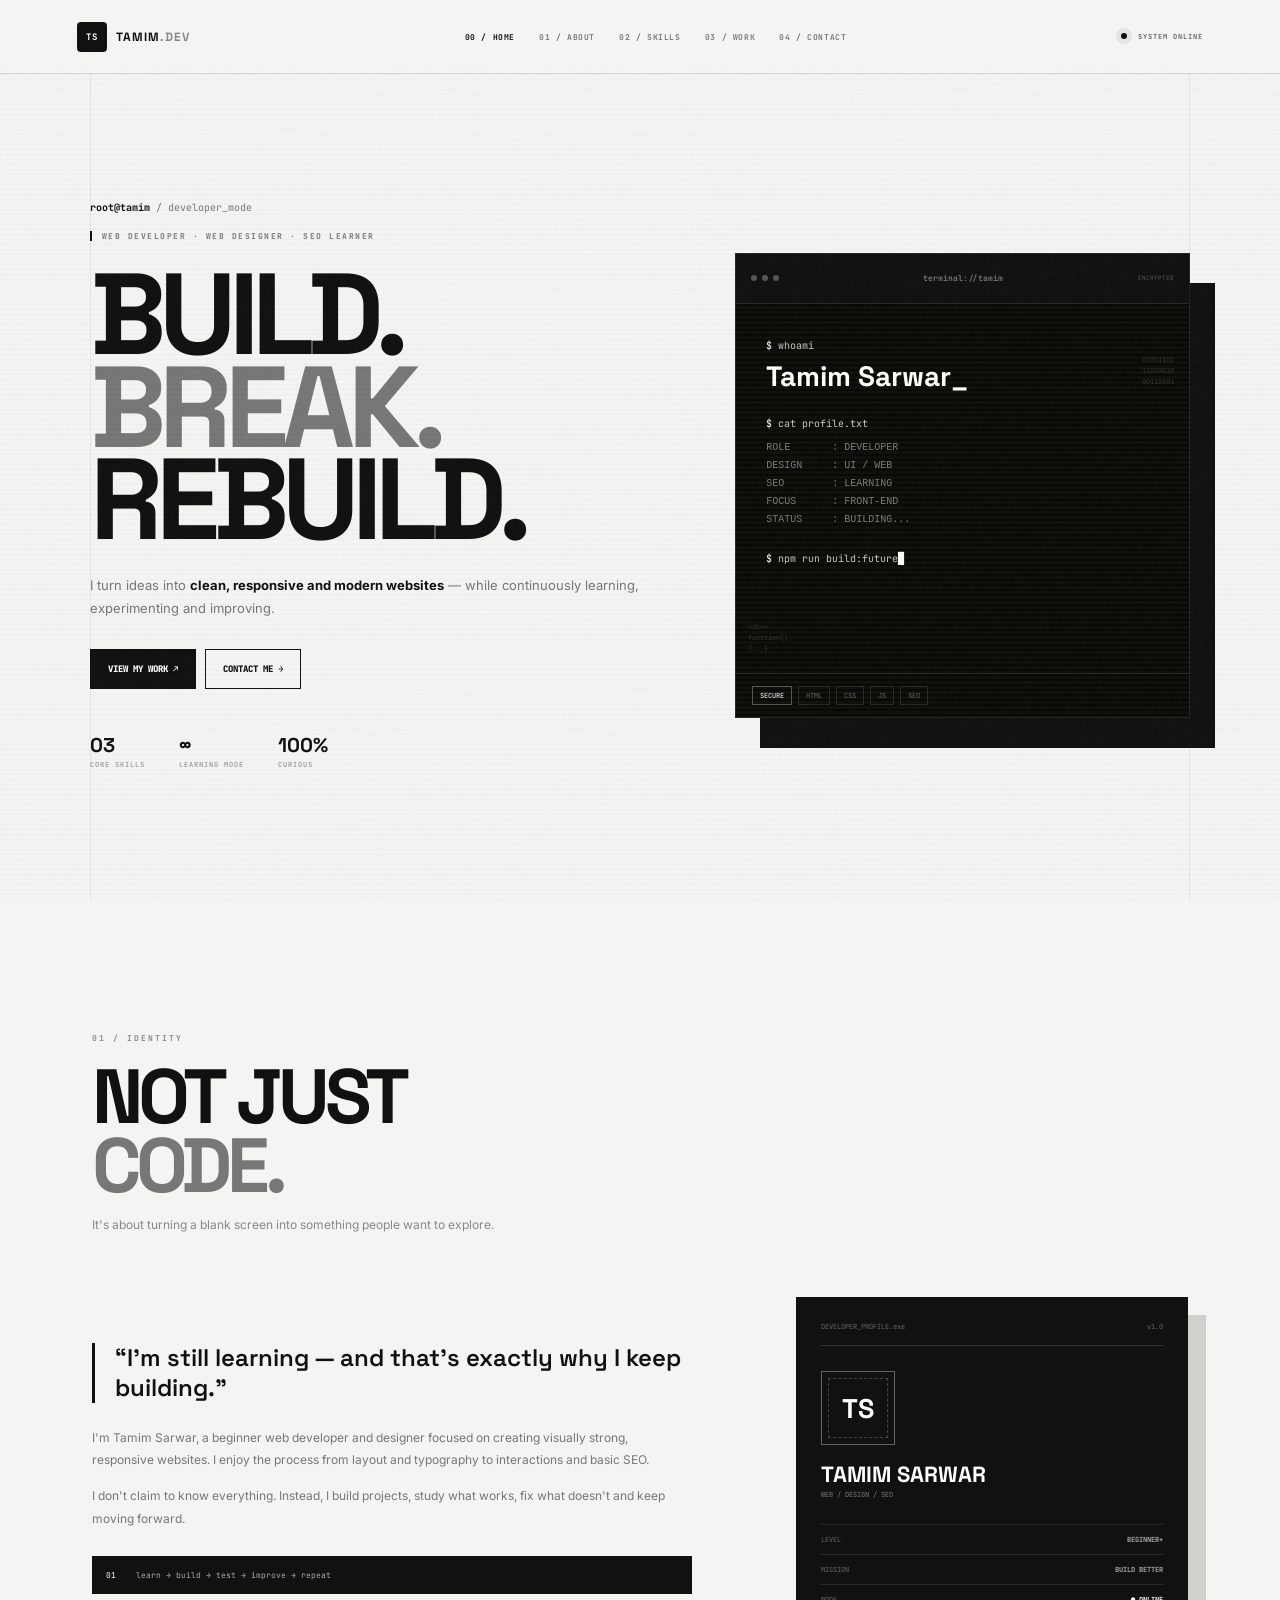
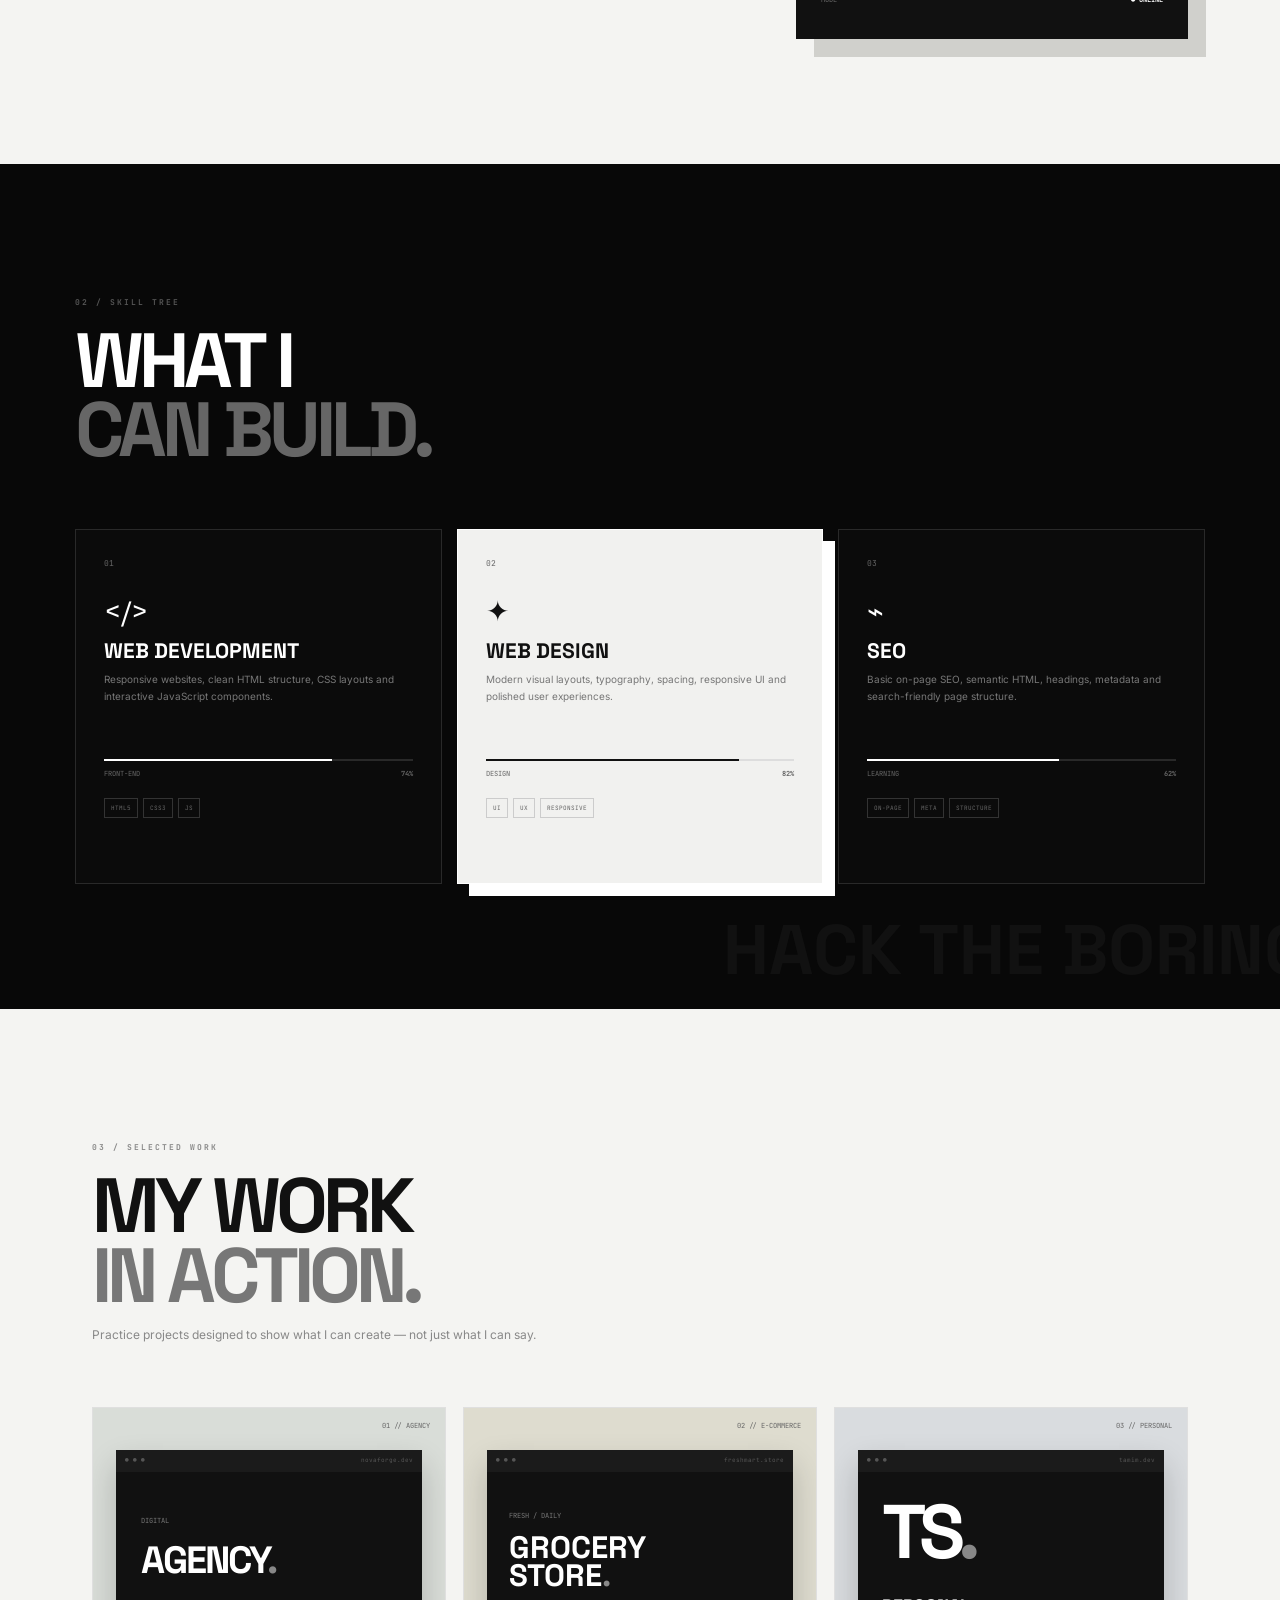
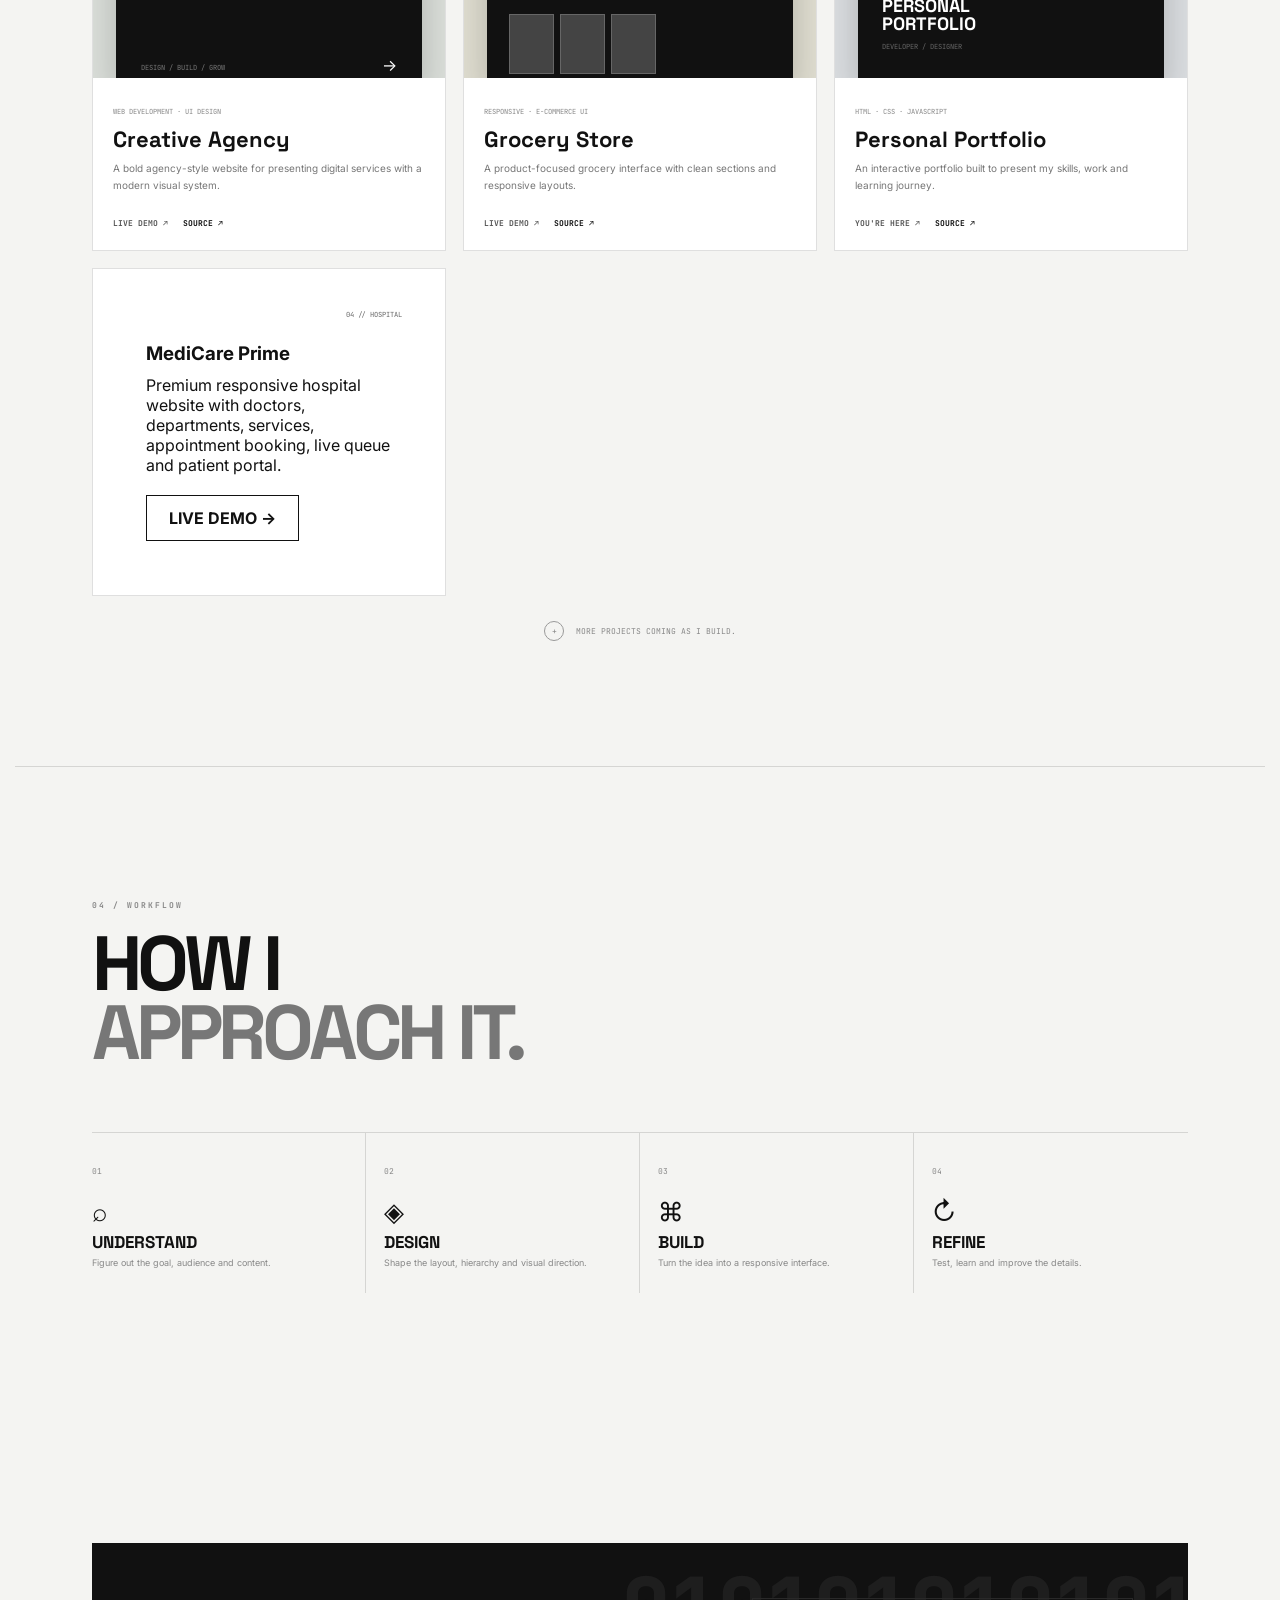
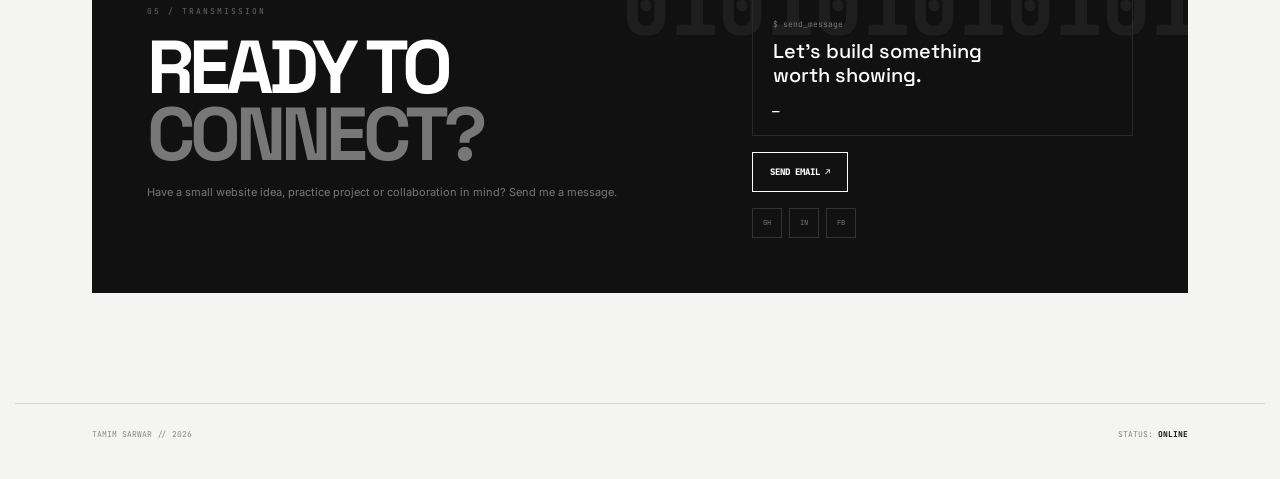
<file: index.html>
<!doctype html>
<html lang="en">
<head>
<meta charset="utf-8"><meta name="viewport" content="width=device-width,initial-scale=1">
<meta name="description" content="Tamim Sarwar — Web Developer, Web Designer & SEO Learner">
<title>Tamim Sarwar // Developer</title>
<link href="https://fonts.googleapis.com/css2?family=Inter:wght@400;500;600;700;800&family=JetBrains+Mono:wght@400;500;700&family=Space+Grotesk:wght@500;600;700&display=swap" rel="stylesheet">
<link rel="stylesheet" href="style.css">
</head>
<body>
<div id="loader"><div class="loader-inner"><div><span>root@tamim</span>:~$ ./portfolio.sh</div><div class="loader-progress"><i></i></div><small>ACCESSING DEVELOPER PROFILE...</small></div></div>
<canvas id="matrix"></canvas><div class="noise"></div><div class="scan"></div>
<header>
<a href="#home" class="brand"><span class="brand-box">TS</span><span>TAMIM<span class="dim">.DEV</span></span></a>
<button class="menu">☰</button>
<nav><a class="active" href="#home">00 / HOME</a><a href="#about">01 / ABOUT</a><a href="#skills">02 / SKILLS</a><a href="#projects">03 / WORK</a><a href="#contact">04 / CONTACT</a></nav>
<div class="live"><i></i> SYSTEM ONLINE</div>
</header>

<main>
<section id="home" class="hero">
<div class="hero-left reveal">
<div class="eyebrow"><span>root@tamim</span> / developer_mode</div>
<div class="tag">WEB DEVELOPER · WEB DESIGNER · SEO LEARNER</div>
<h1>BUILD.<br><span>BREAK.</span><br>REBUILD.</h1>
<p class="lead">I turn ideas into <b>clean, responsive and modern websites</b> — while continuously learning, experimenting and improving.</p>
<div class="hero-buttons"><a href="#projects" class="btn white">VIEW MY WORK <b>↗</b></a><a href="#contact" class="btn dark">CONTACT ME <b>→</b></a></div>
<div class="mini-stats"><div><strong>03</strong><span>CORE SKILLS</span></div><div><strong>∞</strong><span>LEARNING MODE</span></div><div><strong>100%</strong><span>CURIOUS</span></div></div>
</div>

<aside class="hacker-panel reveal delay">
<div class="panel-glitch">ACCESS_GRANTED</div>
<div class="panel-head"><span><i></i><i></i><i></i></span><b>terminal://tamim</b><em>ENCRYPTED</em></div>
<div class="terminal">
<div><span class="p">$</span> whoami</div><h2>Tamim Sarwar<span>_</span></h2>
<div><span class="p">$</span> cat profile.txt</div>
<pre>ROLE       : DEVELOPER
DESIGN     : UI / WEB
SEO        : LEARNING
FOCUS      : FRONT-END
STATUS     : BUILDING...</pre>
<div><span class="p">$</span> <span id="cmd"></span><span class="blink">█</span></div>
</div>
<div class="panel-foot"><span>SECURE</span><span>HTML</span><span>CSS</span><span>JS</span><span>SEO</span></div>
<div class="side-code c1">01001101<br>11010010<br>00110101</div><div class="side-code c2">&lt;div&gt;<br>function()<br>{...}</div>
</aside>
</section>

<section id="about" class="section">
<div class="section-title reveal"><small>01 / IDENTITY</small><h2>NOT JUST<br><span>CODE.</span></h2><p>It's about turning a blank screen into something people want to explore.</p></div>
<div class="about-grid">
<div class="about-copy reveal"><div class="quote">“I’m still learning — and that’s exactly why I keep building.”</div><p>I'm Tamim Sarwar, a beginner web developer and designer focused on creating visually strong, responsive websites. I enjoy the process from layout and typography to interactions and basic SEO.</p><p>I don't claim to know everything. Instead, I build projects, study what works, fix what doesn't and keep moving forward.</p><div class="terminal-line"><span>01</span> learn → build → test → improve → repeat</div></div>
<div class="identity-card reveal delay"><div class="id-top">DEVELOPER_PROFILE.exe <span>v1.0</span></div><div class="avatar">TS</div><h3>TAMIM SARWAR</h3><p>WEB / DESIGN / SEO</p><div class="id-row"><span>LEVEL</span><b>BEGINNER+</b></div><div class="id-row"><span>MISSION</span><b>BUILD BETTER</b></div><div class="id-row"><span>MODE</span><b class="online">● ONLINE</b></div></div>
</div>
</section>

<section id="skills" class="section dark-section">
<div class="section-title light reveal"><small>02 / SKILL TREE</small><h2>WHAT I<br><span>CAN BUILD.</span></h2></div>
<div class="skill-grid">
<article class="skill reveal"><div class="skill-number">01</div><div class="skill-icon">&lt;/&gt;</div><h3>WEB DEVELOPMENT</h3><p>Responsive websites, clean HTML structure, CSS layouts and interactive JavaScript components.</p><div class="bar"><i style="width:74%"></i></div><div class="skill-meta"><span>FRONT-END</span><b>74%</b></div><div class="chips"><span>HTML5</span><span>CSS3</span><span>JS</span></div></article>
<article class="skill featured reveal delay"><div class="skill-number">02</div><div class="skill-icon">✦</div><h3>WEB DESIGN</h3><p>Modern visual layouts, typography, spacing, responsive UI and polished user experiences.</p><div class="bar"><i style="width:82%"></i></div><div class="skill-meta"><span>DESIGN</span><b>82%</b></div><div class="chips"><span>UI</span><span>UX</span><span>RESPONSIVE</span></div></article>
<article class="skill reveal"><div class="skill-number">03</div><div class="skill-icon">⌁</div><h3>SEO</h3><p>Basic on-page SEO, semantic HTML, headings, metadata and search-friendly page structure.</p><div class="bar"><i style="width:62%"></i></div><div class="skill-meta"><span>LEARNING</span><b>62%</b></div><div class="chips"><span>ON-PAGE</span><span>META</span><span>STRUCTURE</span></div></article>
</div>
</section>

<section id="projects" class="section">
<div class="section-title reveal"><small>03 / SELECTED WORK</small><h2>MY WORK<br><span>IN ACTION.</span></h2><p>Practice projects designed to show what I can create — not just what I can say.</p></div>
<div class="work-grid">
<article class="work reveal"><div class="work-visual v1"><span class="work-code">01 // AGENCY</span><div class="browser"><div class="browser-bar">● ● ● <b>novaforge.dev</b></div><div class="agency-art"><small>DIGITAL</small><strong>AGENCY<span>.</span></strong><em>DESIGN / BUILD / GROW</em><i>→</i></div></div></div><div class="work-info"><span>WEB DEVELOPMENT · UI DESIGN</span><h3>Creative Agency</h3><p>A bold agency-style website for presenting digital services with a modern visual system.</p><div><a href="#">LIVE DEMO ↗</a><a href="#">SOURCE ↗</a></div></div></article>
<article class="work reveal delay"><div class="work-visual v2"><span class="work-code">02 // E-COMMERCE</span><div class="browser"><div class="browser-bar">● ● ● <b>freshmart.store</b></div><div class="shop-art"><small>FRESH / DAILY</small><strong>GROCERY<br>STORE<span>.</span></strong><div class="cards"><i></i><i></i><i></i></div></div></div></div><div class="work-info"><span>RESPONSIVE · E-COMMERCE UI</span><h3>Grocery Store</h3><p>A product-focused grocery interface with clean sections and responsive layouts.</p><div><a href="#">LIVE DEMO ↗</a><a href="#">SOURCE ↗</a></div></div></article>
<article class="work reveal"><div class="work-visual v3"><span class="work-code">03 // PERSONAL</span><div class="browser"><div class="browser-bar">● ● ● <b>tamim.dev</b></div><div class="port-art"><div>TS<span>.</span></div><strong>PERSONAL<br>PORTFOLIO</strong><small>DEVELOPER / DESIGNER</small></div></div></div><div class="work-info"><span>HTML · CSS · JAVASCRIPT</span><h3>Personal Portfolio</h3><p>An interactive portfolio built to present my skills, work and learning journey.</p><div><a href="#home">YOU'RE HERE ↗</a><a href="#">SOURCE ↗</a></div></div></article>
  <article class="work reveal" style="padding:28px;">
  <div class="work-visual" style="padding:25px;">
    <span class="work-code">04 // HOSPITAL</span>

    <h3 style="margin-top:20px;">MediCare Prime</h3>

    <p style="margin-top:10px;">
      Premium responsive hospital website with doctors, departments,
      services, appointment booking, live queue and patient portal.
    </p>

    <a href="projects/hospital/" target="_blank"
       style="display:inline-block;margin-top:20px;padding:12px 22px;border:1px solid currentColor;text-decoration:none;font-weight:700;">
       LIVE DEMO →
    </a>
  </div>
</article>
</div><div class="more-work reveal"><span>+</span> MORE PROJECTS COMING AS I BUILD.</div>
</section>

<section class="section philosophy">
<div class="section-title reveal"><small>04 / WORKFLOW</small><h2>HOW I<br><span>APPROACH IT.</span></h2></div>
<div class="steps"><div class="step reveal"><b>01</b><i>⌕</i><h3>UNDERSTAND</h3><p>Figure out the goal, audience and content.</p></div><div class="step reveal delay"><b>02</b><i>◈</i><h3>DESIGN</h3><p>Shape the layout, hierarchy and visual direction.</p></div><div class="step reveal"><b>03</b><i>⌘</i><h3>BUILD</h3><p>Turn the idea into a responsive interface.</p></div><div class="step reveal delay"><b>04</b><i>↻</i><h3>REFINE</h3><p>Test, learn and improve the details.</p></div></div>
</section>

<section id="contact" class="section contact">
<div class="contact-box reveal"><div><small>05 / TRANSMISSION</small><h2>READY TO<br><span>CONNECT?</span></h2><p>Have a small website idea, practice project or collaboration in mind? Send me a message.</p></div><div class="contact-right"><div class="message"><span>$ send_message</span><strong>Let's build something<br>worth showing.</strong><i>_</i></div><a class="btn white" href="mailto:tamimsarwar50@gmail.com">SEND EMAIL ↗</a><div class="social"><a href="#">GH</a><a href="#">IN</a><a href="#">FB</a></div></div></div>
</section>
</main>
<footer><span>TAMIM SARWAR // 2026</span><span>STATUS: <b>ONLINE</b></span></footer>
<script src="app.js"></script>
</body></html>
</file>
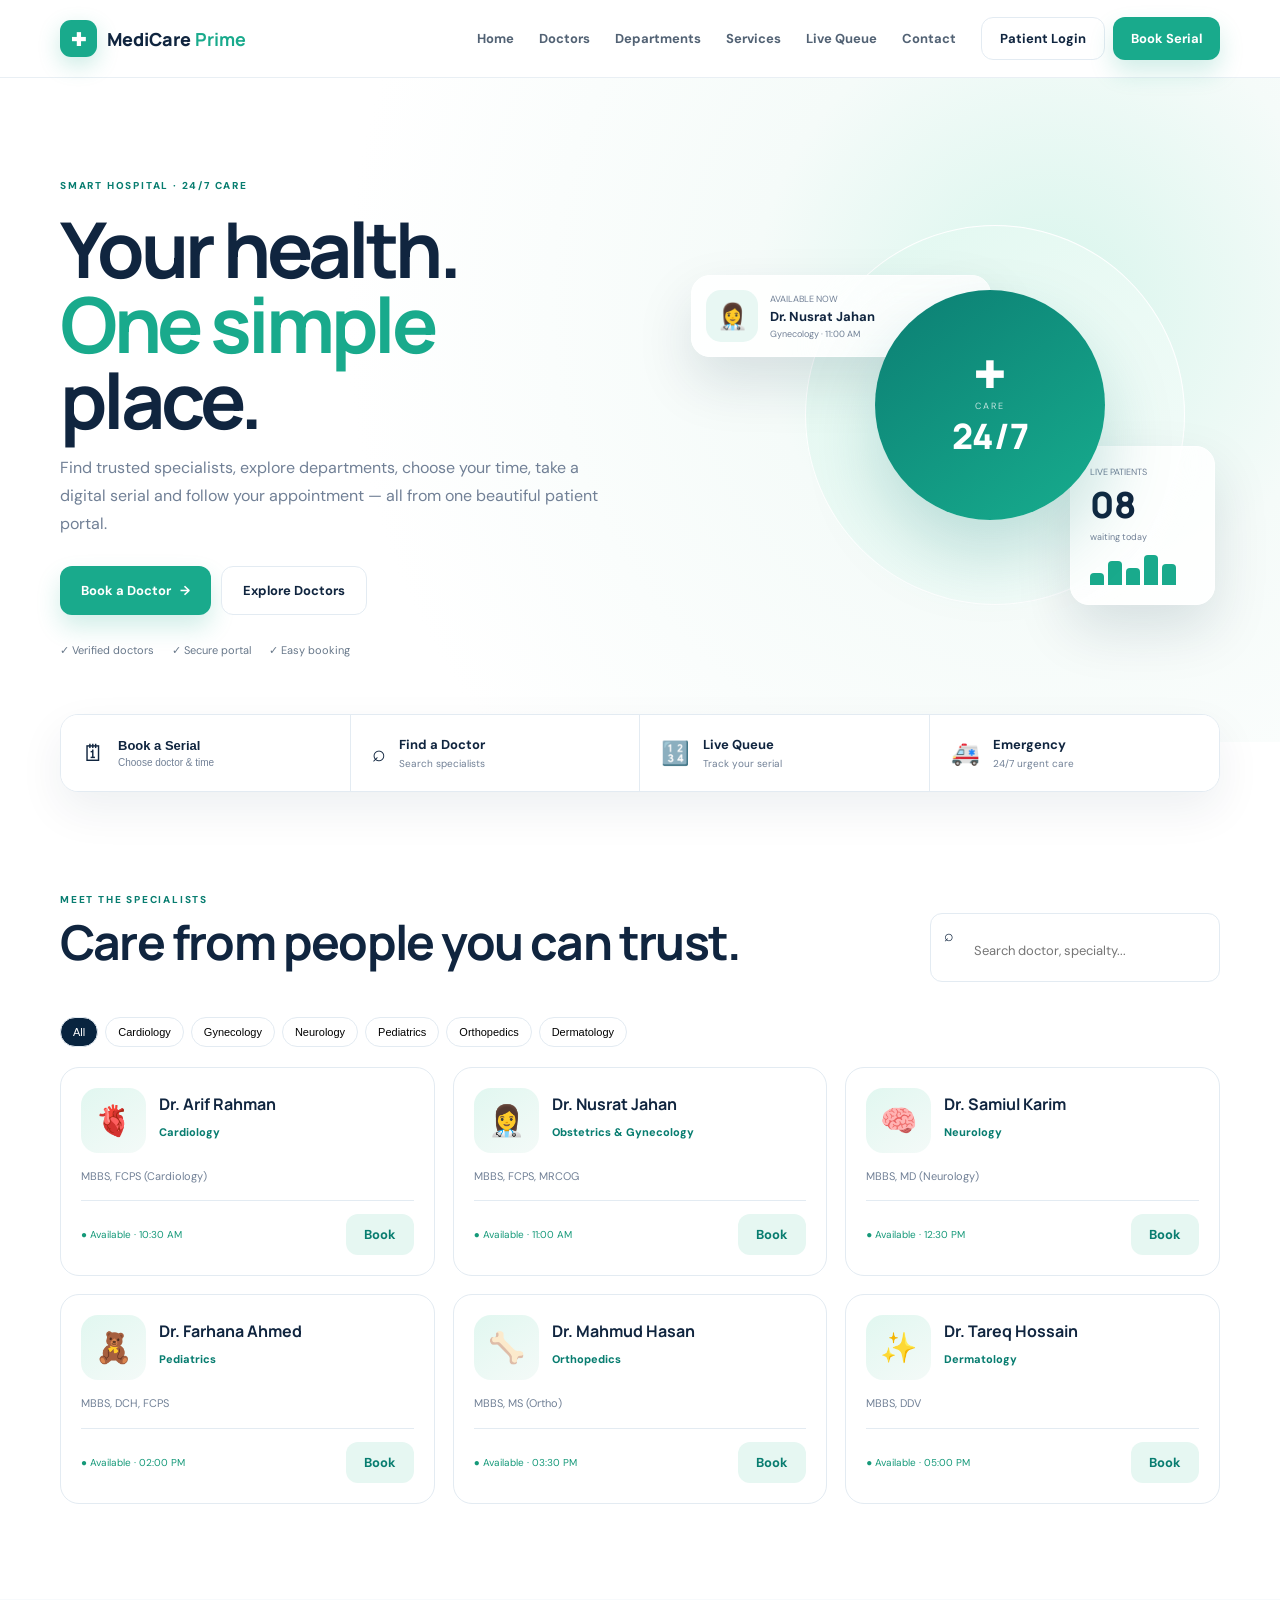
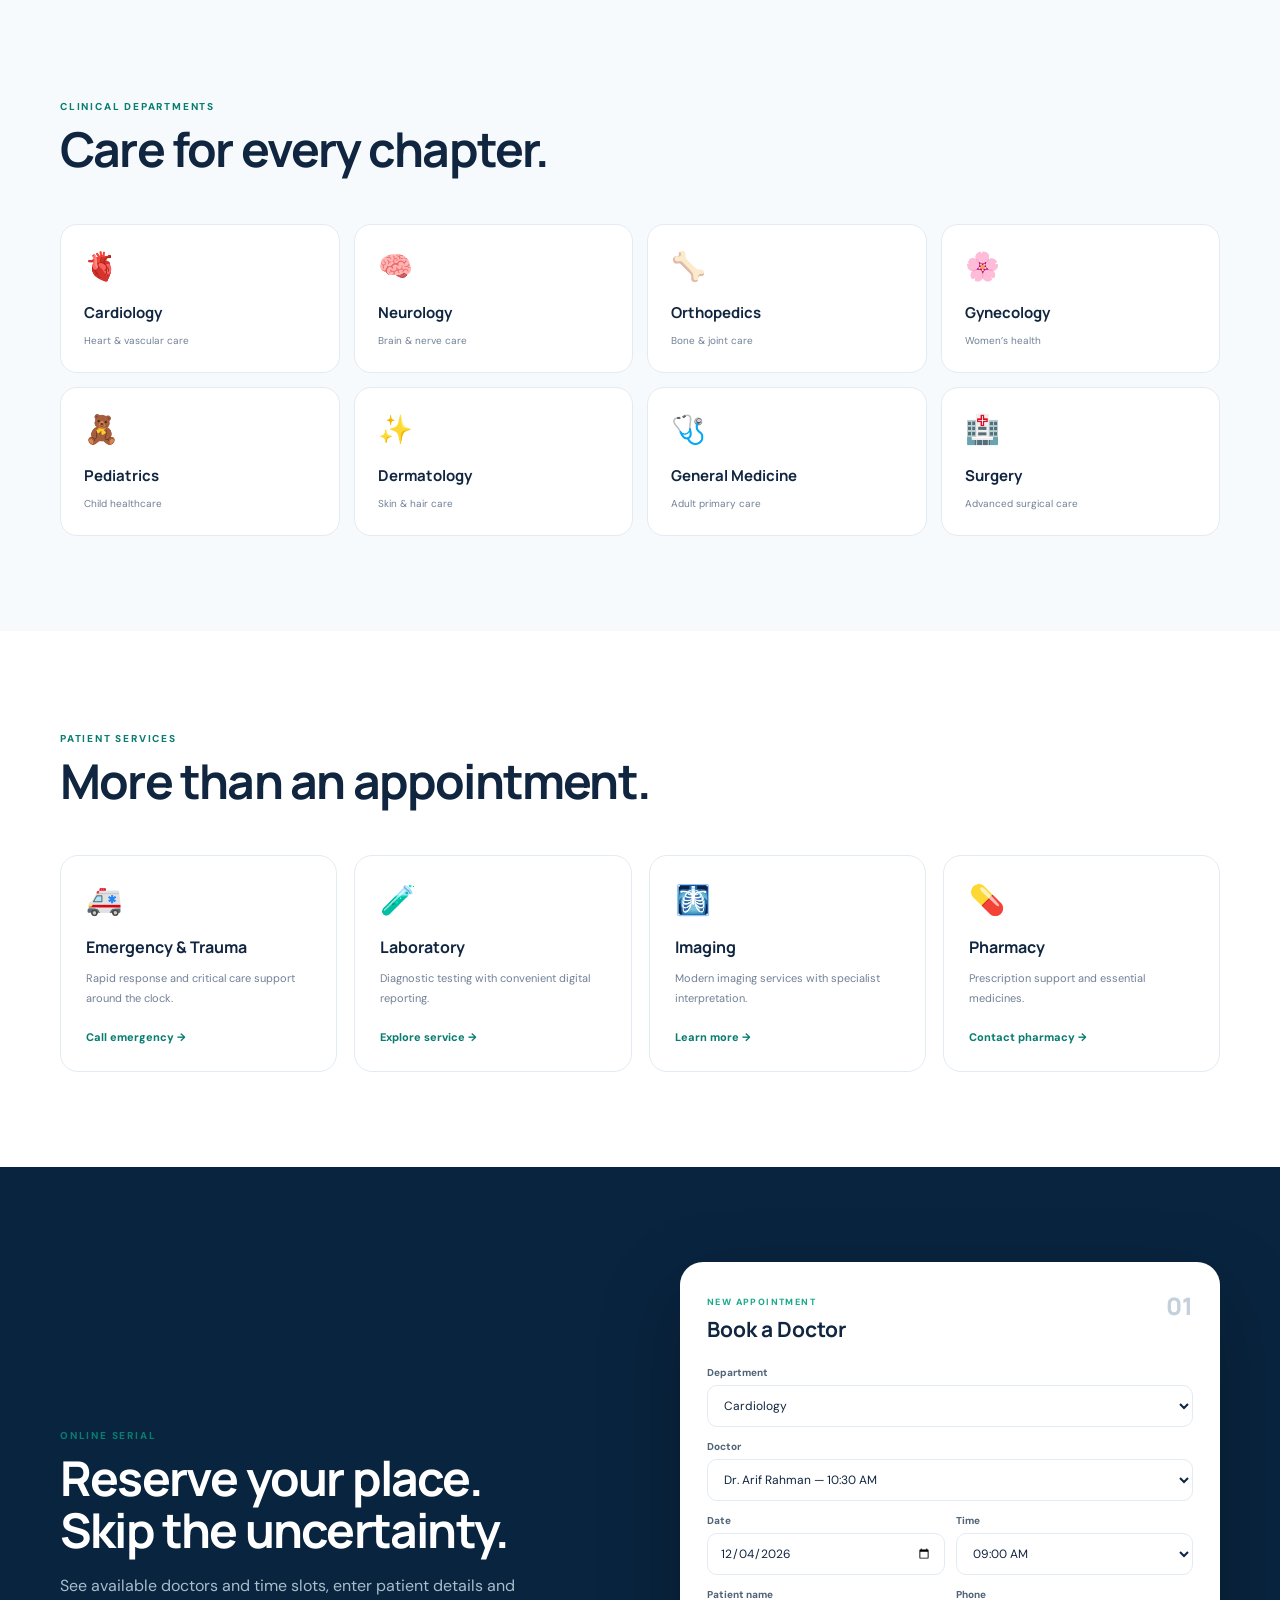
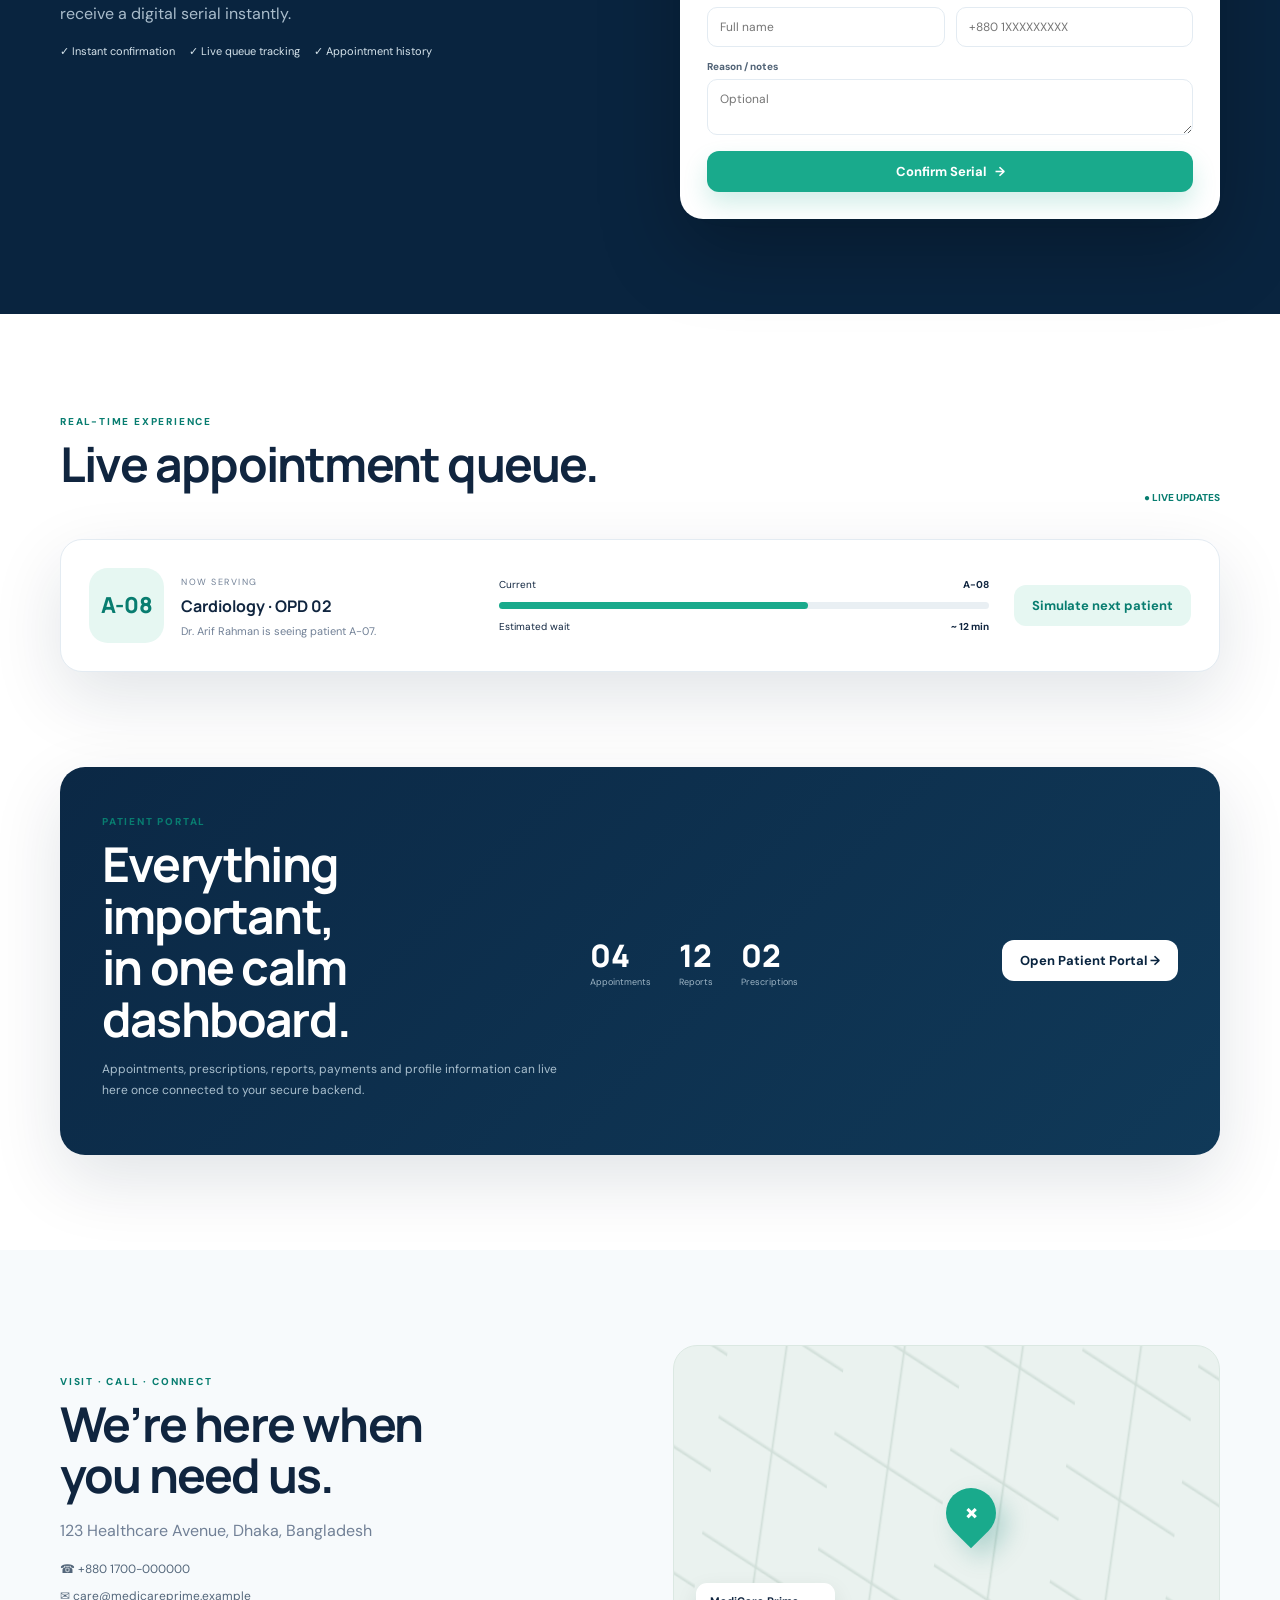
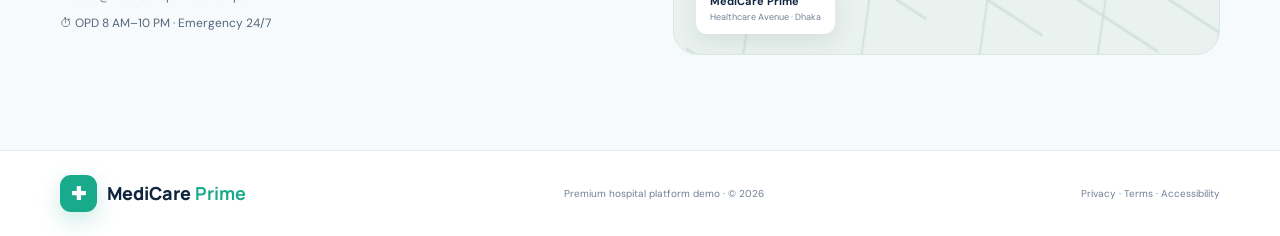
<file: projects/hospital/index.html>
<!DOCTYPE html>
<html lang="en">
<head>
<meta charset="UTF-8"><meta name="viewport" content="width=device-width,initial-scale=1">
<title>MediCare Prime — Smart Hospital</title>
<meta name="description" content="Premium responsive hospital management platform demo">
<link rel="preconnect" href="https://fonts.googleapis.com"><link rel="preconnect" href="https://fonts.gstatic.com" crossorigin>
<link href="https://fonts.googleapis.com/css2?family=DM+Sans:wght@400;500;600;700&family=Manrope:wght@600;700;800&display=swap" rel="stylesheet">
<link rel="stylesheet" href="style.css">
</head>
<body>
<div class="loader"><div class="loader-logo">✚</div><b>MediCare Prime</b><span>Preparing your care experience...</span></div>
<div id="toast"></div>
<header class="topbar"><div class="container nav">
<a class="brand" href="#home"><i>✚</i><span>MediCare <b>Prime</b></span></a>
<button class="hamb" id="hamb">☰</button>
<nav id="nav"><a href="#home">Home</a><a href="#doctors">Doctors</a><a href="#departments">Departments</a><a href="#services">Services</a><a href="#queue">Live Queue</a><a href="#contact">Contact</a></nav>
<div class="nav-actions"><button class="btn ghost" id="loginBtn">Patient Login</button><button class="btn primary" data-book>Book Serial</button></div>
</div></header>

<main>
<section class="hero" id="home"><div class="container hero-grid">
<div class="hero-copy reveal"><span class="eyebrow">SMART HOSPITAL · 24/7 CARE</span><h1>Your health.<br><em>One simple</em> place.</h1>
<p>Find trusted specialists, explore departments, choose your time, take a digital serial and follow your appointment — all from one beautiful patient portal.</p>
<div class="actions"><button class="btn primary big" data-book>Book a Doctor <span>→</span></button><a class="btn outline big" href="#doctors">Explore Doctors</a></div>
<div class="trust"><span>✓ Verified doctors</span><span>✓ Secure portal</span><span>✓ Easy booking</span></div></div>
<div class="hero-visual reveal">
<div class="orb"></div><div class="glass-card profile"><div class="doc-avatar">👩‍⚕️</div><div><small>AVAILABLE NOW</small><strong>Dr. Nusrat Jahan</strong><span>Gynecology · 11:00 AM</span></div><b class="online">●</b></div>
<div class="glass-card floating"><small>LIVE PATIENTS</small><strong id="heroPatients">08</strong><span>waiting today</span><div class="bars"><i></i><i></i><i></i><i></i><i></i></div></div>
<div class="hero-circle"><div><span>✚</span><small>CARE</small><b>24/7</b></div></div>
</div></div></section>

<section class="quick container"><button data-book><span>🗓</span><b>Book a Serial<small>Choose doctor & time</small></b></button><a href="#doctors"><span>⌕</span><b>Find a Doctor<small>Search specialists</small></b></a><a href="#queue"><span>🔢</span><b>Live Queue<small>Track your serial</small></b></a><a href="#services"><span>🚑</span><b>Emergency<small>24/7 urgent care</small></b></a></section>

<section class="section" id="doctors"><div class="container">
<div class="section-head"><div><span class="kicker">MEET THE SPECIALISTS</span><h2>Care from people you can trust.</h2></div><div class="search"><span>⌕</span><input id="search" placeholder="Search doctor, specialty..."></div></div>
<div class="filters" id="filters"></div><div class="doctor-grid" id="doctorsGrid"></div></div></section>

<section class="section soft" id="departments"><div class="container"><div class="section-head"><div><span class="kicker">CLINICAL DEPARTMENTS</span><h2>Care for every chapter.</h2></div></div><div class="dept-grid" id="deptGrid"></div></div></section>

<section class="section" id="services"><div class="container"><div class="section-head"><div><span class="kicker">PATIENT SERVICES</span><h2>More than an appointment.</h2></div></div>
<div class="service-grid"><article><i>🚑</i><h3>Emergency & Trauma</h3><p>Rapid response and critical care support around the clock.</p><a href="tel:999">Call emergency →</a></article><article><i>🧪</i><h3>Laboratory</h3><p>Diagnostic testing with convenient digital reporting.</p><a href="#contact">Explore service →</a></article><article><i>🩻</i><h3>Imaging</h3><p>Modern imaging services with specialist interpretation.</p><a href="#contact">Learn more →</a></article><article><i>💊</i><h3>Pharmacy</h3><p>Prescription support and essential medicines.</p><a href="#contact">Contact pharmacy →</a></article></div></div></section>

<section class="booking" id="booking"><div class="container booking-grid"><div class="booking-copy"><span class="kicker">ONLINE SERIAL</span><h2>Reserve your place.<br>Skip the uncertainty.</h2><p>See available doctors and time slots, enter patient details and receive a digital serial instantly.</p><div class="mini-points"><span>✓ Instant confirmation</span><span>✓ Live queue tracking</span><span>✓ Appointment history</span></div></div>
<form class="book-card" id="form"><div class="form-head"><div><small>NEW APPOINTMENT</small><h3>Book a Doctor</h3></div><b>01</b></div>
<label>Department<select id="dept" required></select></label><label>Doctor<select id="doc" required></select></label><div class="two"><label>Date<input id="date" type="date" required></label><label>Time<select id="time" required></select></label></div><div class="two"><label>Patient name<input id="name" required placeholder="Full name"></label><label>Phone<input id="phone" required placeholder="+880 1XXXXXXXXX"></label></div><label>Reason / notes<textarea id="notes" rows="2" placeholder="Optional"></textarea></label><button class="btn primary full">Confirm Serial <span>→</span></button></form></div></section>

<section class="section queue-section" id="queue"><div class="container"><div class="section-head"><div><span class="kicker">REAL-TIME EXPERIENCE</span><h2>Live appointment queue.</h2></div><span class="live-badge">● LIVE UPDATES</span></div><div class="queue-card"><div class="queue-main"><div class="queue-number" id="queueNumber">A-08</div><div><small>NOW SERVING</small><h3>Cardiology · OPD 02</h3><p id="queueText">Dr. Arif Rahman is seeing patient A-07.</p></div></div><div class="queue-progress"><div><span>Current</span><b id="queueCurrent">A-08</b></div><div class="track"><i id="track"></i></div><div><span>Estimated wait</span><b id="wait">~ 12 min</b></div></div><button class="btn softbtn" id="queueAdvance">Simulate next patient</button></div></div></section>

<section class="section portal"><div class="container"><div class="portal-card"><div><span class="kicker">PATIENT PORTAL</span><h2>Everything important,<br>in one calm dashboard.</h2><p>Appointments, prescriptions, reports, payments and profile information can live here once connected to your secure backend.</p></div><div class="portal-stats"><div><b>04</b><span>Appointments</span></div><div><b>12</b><span>Reports</span></div><div><b>02</b><span>Prescriptions</span></div></div><button class="btn light" id="portalBtn">Open Patient Portal →</button></div></div></section>

<section class="section contact" id="contact"><div class="container contact-grid"><div><span class="kicker">VISIT · CALL · CONNECT</span><h2>We’re here when<br>you need us.</h2><p>123 Healthcare Avenue, Dhaka, Bangladesh</p><div class="contact-list"><span>☎ +880 1700-000000</span><span>✉ care@medicareprime.example</span><span>⏱ OPD 8 AM–10 PM · Emergency 24/7</span></div></div><div class="map-card"><div class="map-grid"></div><div class="map-pin">✚</div><div class="map-label"><b>MediCare Prime</b><small>Healthcare Avenue · Dhaka</small></div></div></div></section>
</main>
<footer><div class="container foot"><a class="brand" href="#home"><i>✚</i><span>MediCare <b>Prime</b></span></a><span>Premium hospital platform demo · © 2026</span><span>Privacy · Terms · Accessibility</span></div></footer>

<div class="modal" id="modal"><div class="modal-box"><button id="close">×</button><div id="modalBody"></div></div></div>
<script src="script.js"></script>
</body></html>
</file>
<file: style.css>
*{box-sizing:border-box;margin:0;padding:0}html{scroll-behavior:smooth}body{background:#f4f4f2;color:#111;font-family:Inter,Arial,sans-serif;overflow-x:hidden}a{color:inherit}.green{color:#fff}#loader{position:fixed;inset:0;background:#050505;color:#fff;z-index:9999;display:grid;place-items:center;transition:.5s}.loader-inner{font:12px "JetBrains Mono";width:260px}.loader-inner span{color:#aaa}.loader-progress{height:2px;background:#222;margin:15px 0}.loader-progress i{display:block;width:0;height:100%;background:#fff;animation:load 1.2s forwards}.loader-inner small{font-size:7px;color:#666}@keyframes load{to{width:100%}}@keyframes blink{50%{opacity:0}}#matrix{position:fixed;inset:0;z-index:-2;opacity:.075}.noise{position:fixed;inset:0;z-index:90;pointer-events:none;opacity:.045;background-image:url("data:image/svg+xml,%3Csvg viewBox='0 0 180 180' xmlns='http://www.w3.org/2000/svg'%3E%3Cfilter id='n'%3E%3CfeTurbulence type='fractalNoise' baseFrequency='.9' numOctaves='3' stitchTiles='stitch'/%3E%3C/filter%3E%3Crect width='100%25' height='100%25' filter='url(%23n)' opacity='.5'/%3E%3C/svg%3E")}.scan{position:fixed;inset:0;z-index:89;pointer-events:none;background:repeating-linear-gradient(to bottom,transparent 0,transparent 4px,#00000009 5px)}header{height:74px;position:fixed;top:0;left:0;right:0;z-index:100;background:#f4f4f2eF;backdrop-filter:blur(18px);border-bottom:1px solid #1112;display:flex;align-items:center;padding:0 6vw;justify-content:space-between}.brand{display:flex;align-items:center;gap:9px;text-decoration:none;font:800 12px "Space Grotesk";letter-spacing:1px}.brand-box{display:grid;place-items:center;background:#111;color:#fff;width:30px;height:30px;border-radius:4px;font:700 9px "JetBrains Mono"}.dim{color:#888}.live{font:700 7px "JetBrains Mono";letter-spacing:1px;color:#666}.live i{display:inline-block;width:6px;height:6px;border-radius:50%;background:#111;margin-right:6px;box-shadow:0 0 0 5px #1111}nav{display:flex;gap:24px}nav a{text-decoration:none;color:#7a7a78;font:700 8px "JetBrains Mono";letter-spacing:.6px}nav a:hover,nav a.active{color:#111}.menu{display:none;background:none;border:0;font-size:22px}.hero{min-height:100vh;padding:145px 7vw 75px;max-width:1450px;margin:auto;display:grid;grid-template-columns:1.1fr .9fr;gap:7vw;align-items:center;position:relative}.hero:before{content:"";position:absolute;left:7vw;right:7vw;top:74px;border-left:1px solid #1111;border-right:1px solid #1111;height:calc(100% - 74px);pointer-events:none}.eyebrow{font:10px "JetBrains Mono";color:#777;margin-bottom:17px}.eyebrow span{color:#111;font-weight:700}.tag{font:700 8px "JetBrains Mono";letter-spacing:1.5px;border-left:2px solid #111;padding-left:10px;color:#777}.hero h1{font:700 clamp(68px,9vw,126px)/.8 "Space Grotesk";letter-spacing:-7px;margin:28px 0}.hero h1 span{color:#777}.lead{max-width:570px;color:#777;font-size:13px;line-height:1.8}.lead b{color:#111}.hero-buttons{display:flex;gap:9px;margin-top:28px}.btn{display:inline-block;text-decoration:none;padding:13px 17px;font:800 9px "JetBrains Mono";border:1px solid #111;transition:.3s}.btn:hover{transform:translateY(-3px);box-shadow:8px 8px 0 #111}.btn.white{background:#111;color:#fff}.btn.dark{background:transparent;color:#111}.mini-stats{display:flex;gap:34px;margin-top:43px}.mini-stats div{display:flex;flex-direction:column}.mini-stats strong{font:700 20px "Space Grotesk"}.mini-stats span{font:7px "JetBrains Mono";color:#888;letter-spacing:1px;margin-top:2px}.hacker-panel{background:#080808;color:#c8c8c8;border:1px solid #252525;min-height:465px;position:relative;box-shadow:25px 30px 0 #111;overflow:hidden}.hacker-panel:before{content:"";position:absolute;inset:0;background:linear-gradient(transparent 50%,#fff00008 50%);background-size:100% 5px;pointer-events:none}.panel-glitch{position:absolute;right:17px;top:13px;font:7px "JetBrains Mono";color:#555;letter-spacing:1px}.panel-head{height:50px;background:#111;border-bottom:1px solid #292929;display:flex;align-items:center;justify-content:center;font:8px "JetBrains Mono";position:relative;color:#777}.panel-head>span{position:absolute;left:15px;display:flex;gap:5px}.panel-head i{width:6px;height:6px;border-radius:50%;background:#555}.panel-head em{position:absolute;right:15px;font-style:normal;font-size:6px;color:#555}.terminal{padding:32px 30px;font:10px/2 "JetBrains Mono"}.terminal .p{color:#fff}.terminal h2{font:700 28px "Space Grotesk";color:#fff;margin:2px 0 20px}.terminal h2 span{animation:blink .8s infinite}.terminal pre{color:#777;line-height:1.8;margin:5px 0 20px}.blink{animation:blink .8s infinite;color:#fff}.panel-foot{position:absolute;bottom:0;left:0;right:0;border-top:1px solid #292929;padding:12px 16px;display:flex;gap:6px}.panel-foot span{font:7px "JetBrains Mono";padding:4px 7px;border:1px solid #292929;color:#666}.panel-foot span:first-child{color:#fff;border-color:#555}.side-code{position:absolute;font:7px/1.6 "JetBrains Mono";color:#333}.c1{right:15px;top:100px}.c2{left:12px;bottom:62px}.section{max-width:1250px;margin:auto;padding:125px 6vw}.section-title small{font:700 8px "JetBrains Mono";letter-spacing:2px;color:#888}.section-title h2{font:700 clamp(50px,6vw,78px)/.9 "Space Grotesk";letter-spacing:-5px;margin:17px 0}.section-title h2 span{color:#777}.section-title p{font-size:12px;color:#888;max-width:500px}.about-grid{display:grid;grid-template-columns:1fr .65fr;gap:100px;align-items:center;margin-top:65px}.about-copy{max-width:600px}.quote{font:600 24px/1.25 "Space Grotesk";border-left:3px solid #111;padding-left:20px;margin-bottom:24px}.about-copy p{font-size:12px;color:#777;line-height:1.9;margin-bottom:13px}.terminal-line{margin-top:25px;padding:14px;background:#111;color:#aaa;font:8px "JetBrains Mono"}.terminal-line span{color:#fff;margin-right:15px}.identity-card{background:#111;color:#fff;padding:25px;box-shadow:18px 18px 0 #d0d0cc}.id-top{font:7px "JetBrains Mono";color:#666;border-bottom:1px solid #333;padding-bottom:14px;display:flex;justify-content:space-between}.avatar{width:74px;height:74px;border:1px solid #666;display:grid;place-items:center;margin:25px 0 15px;font:700 27px "Space Grotesk";position:relative}.avatar:after{content:"";position:absolute;inset:6px;border:1px dashed #444}.identity-card h3{font:700 22px "Space Grotesk"}.identity-card>p{font:7px "JetBrains Mono";color:#777;margin:2px 0 25px}.id-row{display:flex;justify-content:space-between;border-top:1px solid #292929;padding:10px 0;font:7px "JetBrains Mono";color:#666}.id-row b{color:#aaa}.id-row .online{color:#fff}.dark-section{max-width:none;background:#080808;color:#fff;padding-left:calc((100% - 1130px)/2);padding-right:calc((100% - 1130px)/2);position:relative;overflow:hidden}.dark-section:after{content:"HACK THE BORING";position:absolute;right:-30px;bottom:15px;color:#111;font:900 70px "Space Grotesk";white-space:nowrap}.light small{color:#555}.light h2{color:#fff}.light h2 span{color:#666}.skill-grid{display:grid;grid-template-columns:repeat(3,1fr);gap:15px;margin-top:65px;position:relative;z-index:1}.skill{border:1px solid #292929;padding:28px;min-height:355px;transition:.35s;position:relative;background:#0b0b0b}.skill:hover{transform:translateY(-8px);border-color:#777}.skill.featured{background:#f1f1ef;color:#111;border-color:#fff;box-shadow:12px 12px 0 #fff}.skill.featured p{color:#777}.skill-number{font:8px "JetBrains Mono";color:#666}.skill-icon{font:28px "Space Grotesk";margin:25px 0 8px}.skill h3{font:700 21px "Space Grotesk"}.skill p{font-size:10px;color:#777;margin-top:7px;min-height:60px;line-height:1.7}.bar{height:2px;background:#292929;margin-top:28px}.skill.featured .bar{background:#ddd}.bar i{display:block;height:100%;background:#fff}.featured .bar i{background:#111}.skill-meta{display:flex;justify-content:space-between;margin-top:8px;font:7px "JetBrains Mono";color:#666}.skill-meta b{color:inherit}.chips{display:flex;gap:5px;margin-top:20px}.chips span{font:6px "JetBrains Mono";padding:5px 6px;border:1px solid #333;color:#666}.featured .chips span{border-color:#ccc}.work-grid{display:grid;grid-template-columns:repeat(3,1fr);gap:17px;margin-top:65px}.work{background:#fff;border:1px solid #1112;transition:.35s}.work:hover{transform:translateY(-8px);box-shadow:14px 14px 0 #111}.work-visual{height:270px;padding:18px;position:relative;overflow:hidden}.v1{background:#d9ddd8}.v2{background:#dedccf}.v3{background:#d9dcdf}.work-code{position:absolute;right:15px;top:13px;font:7px "JetBrains Mono";color:#666}.browser{position:absolute;left:23px;right:23px;top:42px;bottom:0;background:#111;box-shadow:0 15px 30px #1113;overflow:hidden}.browser-bar{height:22px;background:#1b1b1b;color:#555;font:6px "JetBrains Mono";padding:6px 9px}.browser-bar b{float:right;font-weight:400}.agency-art{height:100%;padding:35px 25px;color:#fff;position:relative}.agency-art small,.shop-art small{font:7px "JetBrains Mono";color:#777}.agency-art strong{display:block;font:700 38px/1 "Space Grotesk";letter-spacing:-2px;margin-top:14px}.agency-art strong span,.shop-art strong span,.port-art>div span{color:#888}.agency-art em{font:7px "JetBrains Mono";color:#777;font-style:normal;position:absolute;bottom:28px;left:25px}.agency-art i{position:absolute;right:25px;bottom:25px;font-style:normal;color:#fff}.shop-art{padding:30px 22px;color:#fff}.shop-art strong{display:block;font:700 31px/.9 "Space Grotesk";margin-top:12px}.cards{display:flex;gap:6px;margin-top:25px}.cards i{width:45px;height:60px;background:#444;border:1px solid #666}.port-art{color:#fff;padding:30px 24px}.port-art>div{font:700 76px/.8 "Space Grotesk";letter-spacing:-7px}.port-art strong{display:block;font:700 18px/1 "Space Grotesk";margin-top:35px}.port-art small{font:7px "JetBrains Mono";color:#666}.work-info{padding:20px}.work-info>span{font:7px "JetBrains Mono";color:#888}.work-info h3{font:700 22px "Space Grotesk";margin:7px 0}.work-info p{font-size:10px;color:#777;line-height:1.7;min-height:50px}.work-info a{font:700 8px "JetBrains Mono";text-decoration:none;margin-right:15px}.work-info a:first-child{color:#555}.more-work{text-align:center;font:8px "JetBrains Mono";color:#888;margin-top:25px}.more-work span{display:inline-grid;place-items:center;width:20px;height:20px;border:1px solid #999;border-radius:50%;margin-right:7px}.philosophy{border-top:1px solid #1112}.steps{display:grid;grid-template-columns:repeat(4,1fr);margin-top:65px;border-top:1px solid #1112}.step{padding:25px 18px 25px 0;border-right:1px solid #1112}.step:not(:first-child){padding-left:18px}.step:last-child{border:0}.step>b{font:8px "JetBrains Mono";color:#888}.step i{display:block;font-style:normal;font-size:26px;margin:18px 0 4px}.step h3{font:700 17px "Space Grotesk"}.step p{font-size:9px;color:#888;margin-top:4px}.contact{padding-bottom:110px}.contact-box{background:#111;color:#fff;padding:55px;display:grid;grid-template-columns:1fr .7fr;gap:60px;position:relative;overflow:hidden}.contact-box:after{content:"010101010101";position:absolute;right:-10px;top:10px;color:#1e1e1e;font:900 80px "JetBrains Mono"}.contact small{font:8px "JetBrains Mono";color:#666;letter-spacing:2px}.contact h2{font:700 clamp(48px,6vw,75px)/.9 "Space Grotesk";letter-spacing:-5px;margin:16px 0}.contact h2 span{color:#777}.contact p{font-size:11px;color:#777;max-width:480px}.contact-right{align-self:end;position:relative;z-index:2}.message{border:1px solid #292929;padding:20px;margin-bottom:16px}.message span{display:block;font:8px "JetBrains Mono";color:#777;margin-bottom:10px}.message strong{font:500 20px/1.2 "Space Grotesk"}.message i{display:block;color:#fff;margin-top:8px;animation:blink .8s infinite}.social{display:flex;gap:7px;margin-top:16px}.social a{width:30px;height:30px;border:1px solid #333;text-decoration:none;display:grid;place-items:center;font:7px "JetBrains Mono";color:#777}.contact .btn.white{border-color:#fff}footer{border-top:1px solid #1112;max-width:1250px;margin:auto;padding:25px 6vw 40px;display:flex;justify-content:space-between;font:8px "JetBrains Mono";color:#888}footer b{color:#111}.reveal{opacity:0;transform:translateY(30px);transition:.8s}.reveal.visible{opacity:1;transform:none}.delay{transition-delay:.15s}@media(max-width:950px){nav{gap:12px}.live{display:none}.hero{grid-template-columns:1fr}.hacker-panel{max-width:650px}.skill-grid,.work-grid{grid-template-columns:1fr 1fr}.about-grid{gap:40px}.dark-section{padding-left:6vw;padding-right:6vw}.contact-box{grid-template-columns:1fr}}@media(max-width:650px){header{padding:0 5vw}.menu{display:block}nav{display:none;position:absolute;top:74px;left:0;right:0;background:#f4f4f2;padding:22px 5vw;flex-direction:column;box-shadow:0 15px 30px #1112}nav.open{display:flex}.hero{padding:110px 6vw 70px}.hero h1{font-size:65px;letter-spacing:-4px}.hero:before{left:6vw;right:6vw}.hacker-panel{box-shadow:10px 12px 0 #111}.skill-grid,.work-grid,.about-grid,.steps{grid-template-columns:1fr}.step,.step:not(:first-child){padding:22px 0;border-right:0;border-bottom:1px solid #1112}.section{padding:90px 6vw}.contact-box{padding:35px 25px}.contact h2{letter-spacing:-3px}footer{flex-direction:column;gap:8px}}
</file>
<file: projects/hospital/style.css>
:root{--ink:#10253f;--navy:#09243f;--muted:#718096;--line:#e3ebf2;--bg:#f7fafc;--card:#fff;--mint:#19aa8c;--mint2:#087d70;--soft:#e6f7f2;--red:#e76661;--shadow:0 25px 70px rgba(8,34,58,.12)}
*{box-sizing:border-box}html{scroll-behavior:smooth}body{margin:0;color:var(--ink);font-family:"DM Sans",sans-serif;background:#fff;overflow-x:hidden}h1,h2,h3{font-family:Manrope,sans-serif}h2{font-size:clamp(32px,4vw,48px);letter-spacing:-1.8px;margin:8px 0 14px;line-height:1.08}p{color:var(--muted);line-height:1.75}.container{width:min(1160px,92%);margin:auto}.loader{position:fixed;inset:0;z-index:100;background:var(--navy);color:white;display:grid;place-items:center;align-content:center;gap:8px;animation:hideLoader .7s 1.4s forwards}.loader-logo{width:55px;height:55px;border-radius:17px;background:var(--mint);display:grid;place-items:center;font-size:25px;box-shadow:0 0 0 12px rgba(25,170,140,.1);animation:pulse 1s infinite}.loader span{font-size:11px;color:#a9bbc9}.topbar{height:78px;position:sticky;top:0;z-index:30;background:rgba(255,255,255,.88);backdrop-filter:blur(18px);border-bottom:1px solid #e9eff4}.nav{height:100%;display:flex;align-items:center;gap:25px}.brand{display:flex;align-items:center;gap:10px;text-decoration:none;color:var(--ink);font:800 18px Manrope}.brand i{font-style:normal;background:var(--mint);color:white;width:37px;height:37px;border-radius:11px;display:grid;place-items:center;box-shadow:0 8px 22px #19aa8c3b}.brand b{color:var(--mint)}nav{display:flex;gap:25px;margin-left:auto}nav a{font-size:13px;color:#526274;text-decoration:none;font-weight:700}.nav-actions{display:flex;gap:8px}.btn{border:0;border-radius:12px;padding:12px 18px;font:700 13px "DM Sans";cursor:pointer;text-decoration:none;transition:.25s;display:inline-flex;align-items:center;justify-content:center;gap:9px}.btn.primary{background:var(--mint);color:#fff;box-shadow:0 12px 25px #19aa8c33}.btn.primary:hover{transform:translateY(-2px);background:var(--mint2)}.btn.ghost,.outline{background:white;border:1px solid var(--line);color:var(--ink)}.btn.softbtn{background:var(--soft);color:var(--mint2)}.btn.light{background:#fff;color:var(--navy)}.btn.big{padding:15px 21px}.hamb{display:none;margin-left:auto;background:none;border:0;font-size:23px}
.hero{min-height:650px;padding:95px 0 85px;background:radial-gradient(circle at 82% 34%,#d8f5ec 0,#f5fbf9 26%,#fff 62%);position:relative}.hero-grid{display:grid;grid-template-columns:1.03fr .97fr;gap:70px;align-items:center}.eyebrow,.kicker{font-size:10px;letter-spacing:1.8px;font-weight:800;color:var(--mint2)}.hero h1{font-size:clamp(48px,6.5vw,77px);line-height:.98;letter-spacing:-4px;margin:17px 0}.hero h1 em{font-style:normal;color:var(--mint)}.hero-copy>p{font-size:16px;max-width:590px}.actions{display:flex;gap:10px;margin:28px 0}.trust{display:flex;gap:18px;flex-wrap:wrap;font-size:11px;color:#68788a}.hero-visual{height:470px;position:relative}.orb{position:absolute;width:380px;height:380px;border-radius:50%;background:linear-gradient(145deg,#e1f8f0,#f5fcfa);right:35px;top:45px;box-shadow:inset 0 0 0 1px #fff}.hero-circle{position:absolute;width:230px;height:230px;border-radius:50%;right:115px;top:110px;background:linear-gradient(145deg,#0c7e73,#17ad8e);box-shadow:0 35px 70px #087d7038;display:grid;place-items:center;color:#fff}.hero-circle div{text-align:center}.hero-circle span{display:block;font-size:38px}.hero-circle small{display:block;letter-spacing:2px;font-size:9px;opacity:.75}.hero-circle b{font:800 35px Manrope}.glass-card{position:absolute;background:#ffffffd9;backdrop-filter:blur(16px);border:1px solid #fff;border-radius:19px;box-shadow:0 25px 55px #0b294020}.profile{left:0;top:95px;padding:14px;display:flex;align-items:center;gap:12px;width:300px}.doc-avatar{width:52px;height:52px;border-radius:15px;background:#e8f7f3;display:grid;place-items:center;font-size:25px}.profile small,.profile span,.floating small,.floating span{display:block;font-size:9px;color:var(--muted)}.profile strong{display:block;font-size:13px;margin:3px 0}.online{color:#19aa8c;margin-left:auto}.floating{right:5px;bottom:45px;padding:19px;width:145px}.floating strong{display:block;font:800 36px Manrope;margin:2px 0}.bars{display:flex;gap:4px;height:34px;align-items:end;margin-top:8px}.bars i{width:14px;background:var(--mint);border-radius:4px 4px 0 0}.bars i:nth-child(1){height:35%}.bars i:nth-child(2){height:70%}.bars i:nth-child(3){height:50%}.bars i:nth-child(4){height:90%}.bars i:nth-child(5){height:62%}
.quick{display:grid;grid-template-columns:repeat(4,1fr);margin-top:-28px;position:relative;z-index:2;border:1px solid var(--line);border-radius:18px;overflow:hidden;box-shadow:0 18px 45px #0c2c4312;background:white}.quick>*{padding:21px;border:0;border-right:1px solid var(--line);background:white;text-align:left;text-decoration:none;color:var(--ink);display:flex;gap:13px;align-items:center;cursor:pointer}.quick>*:last-child{border:0}.quick span{font-size:23px}.quick b{font-size:13px}.quick small{display:block;color:var(--muted);font-size:10px;font-weight:400;margin-top:4px}.section{padding:95px 0}.soft{background:var(--bg)}.section-head{display:flex;justify-content:space-between;align-items:end;margin-bottom:35px;gap:20px}.search{width:290px;border:1px solid var(--line);border-radius:12px;padding:11px 13px;display:flex;gap:8px}.search input{border:0;outline:0;width:100%;font:13px "DM Sans"}.filters{display:flex;gap:7px;flex-wrap:wrap;margin-bottom:20px}.filter{border:1px solid var(--line);background:white;padding:8px 12px;border-radius:30px;font-size:11px;cursor:pointer}.filter.active{background:var(--navy);color:#fff}.doctor-grid{display:grid;grid-template-columns:repeat(3,1fr);gap:18px}.doctor{padding:20px;border:1px solid var(--line);border-radius:19px;background:#fff;transition:.3s}.doctor:hover{transform:translateY(-6px);box-shadow:var(--shadow)}.docline{display:flex;gap:13px}.avatar{width:65px;height:65px;border-radius:17px;background:linear-gradient(145deg,#e1f7f0,#f4faf8);display:grid;place-items:center;font-size:30px}.doctor h3{font-size:16px;margin:5px 0}.spec{font-size:11px;color:var(--mint2);font-weight:800}.doctor p{font-size:11px;margin:14px 0}.docfoot{border-top:1px solid var(--line);padding-top:13px;display:flex;justify-content:space-between;align-items:center;font-size:10px}.avail{color:#159979}.dept-grid{display:grid;grid-template-columns:repeat(4,1fr);gap:14px}.dept{background:white;border:1px solid var(--line);border-radius:17px;padding:23px;transition:.25s}.dept:hover{transform:translateY(-5px);box-shadow:var(--shadow)}.dept i{font-style:normal;font-size:28px}.dept h3{font-size:15px;margin:17px 0 5px}.dept span{font-size:10px;color:var(--muted)}.service-grid{display:grid;grid-template-columns:repeat(4,1fr);gap:17px}.service-grid article{padding:25px;border:1px solid var(--line);border-radius:18px}.service-grid i{font-style:normal;font-size:29px}.service-grid h3{font-size:16px;margin:17px 0 7px}.service-grid p{font-size:11px;margin-bottom:17px}.service-grid a{font-size:11px;color:var(--mint2);font-weight:800;text-decoration:none}
.booking{padding:95px 0;background:var(--navy);color:white}.booking-grid{display:grid;grid-template-columns:1fr 1fr;gap:80px;align-items:center}.booking-copy p{color:#a9bccb;max-width:480px}.mini-points{display:flex;gap:14px;flex-wrap:wrap;font-size:11px;color:#d6e4ec}.book-card{background:#fff;color:var(--ink);border-radius:23px;padding:27px;box-shadow:0 30px 80px #0004}.form-head{display:flex;justify-content:space-between;margin-bottom:18px}.form-head small{color:var(--mint);font-size:9px;font-weight:800;letter-spacing:1.4px}.form-head h3{margin:5px 0;font-size:21px}.form-head>b{color:#c4d0da;font:800 24px Manrope}label{display:block;font-size:10px;font-weight:800;color:#526477;margin-bottom:13px}input,select,textarea{width:100%;display:block;margin-top:6px;border:1px solid var(--line);border-radius:10px;padding:11px 12px;background:white;color:var(--ink);font:12px "DM Sans";outline:0}input:focus,select:focus,textarea:focus{border-color:var(--mint)}.two{display:grid;grid-template-columns:1fr 1fr;gap:11px}.full{width:100%;margin-top:3px}
.queue-card{border:1px solid var(--line);border-radius:22px;padding:28px;display:grid;grid-template-columns:1.1fr 1.4fr auto;align-items:center;gap:25px;background:white;box-shadow:var(--shadow)}.queue-main{display:flex;align-items:center;gap:17px}.queue-number{width:75px;height:75px;border-radius:19px;background:var(--soft);display:grid;place-items:center;color:var(--mint2);font:800 22px Manrope}.queue-main small{font-size:9px;letter-spacing:1.5px;color:var(--muted)}.queue-main h3{font-size:16px;margin:5px 0}.queue-main p{font-size:11px;margin:0}.queue-progress{font-size:10px}.queue-progress>div:first-child,.queue-progress>div:last-child{display:flex;justify-content:space-between}.track{height:7px;background:#e9eff3;border-radius:20px;margin:11px 0}.track i{display:block;width:63%;height:100%;border-radius:20px;background:var(--mint);transition:.4s}.live-badge{font-size:10px;color:var(--mint2);font-weight:800}.portal{padding-top:0}.portal-card{background:linear-gradient(135deg,#0b2845,#103958);border-radius:25px;padding:42px;color:white;display:grid;grid-template-columns:1.2fr 1fr auto;align-items:center;gap:30px;box-shadow:var(--shadow)}.portal-card p{color:#a9bfce;font-size:12px}.portal-stats{display:flex;gap:28px}.portal-stats b,.portal-stats span{display:block}.portal-stats b{font:800 31px Manrope}.portal-stats span{font-size:9px;color:#9eb5c5}.contact{background:var(--bg)}.contact-grid{display:grid;grid-template-columns:1fr 1fr;gap:65px;align-items:center}.contact-list{display:grid;gap:11px;color:#53667a;font-size:12px}.map-card{height:310px;border-radius:24px;background:#eaf2ef;position:relative;overflow:hidden;border:1px solid #dbe8e2}.map-grid{position:absolute;inset:0;background-image:linear-gradient(25deg,transparent 48%,#d0ded8 49%,transparent 51%),linear-gradient(90deg,transparent 48%,#d0ded8 49%,transparent 51%);background-size:90px 90px;transform:rotate(8deg) scale(1.3)}.map-pin{position:absolute;left:50%;top:46%;width:50px;height:50px;border-radius:50% 50% 50% 0;transform:rotate(-45deg);background:var(--mint);color:white;display:grid;place-items:center;box-shadow:0 15px 25px #087d7040}.map-pin::first-letter{transform:rotate(45deg)}.map-label{position:absolute;left:22px;bottom:20px;background:white;padding:11px 14px;border-radius:11px;box-shadow:0 8px 22px #14332a18}.map-label b,.map-label small{display:block}.map-label b{font-size:11px}.map-label small{font-size:9px;color:var(--muted);margin-top:3px}footer{border-top:1px solid var(--line);padding:24px 0}.foot{display:flex;justify-content:space-between;align-items:center;font-size:10px;color:var(--muted)}.modal{position:fixed;inset:0;background:#061b2bb5;backdrop-filter:blur(8px);z-index:80;display:none;place-items:center;padding:20px}.modal.show{display:grid}.modal-box{position:relative;background:white;border-radius:22px;padding:30px;width:min(480px,100%);box-shadow:0 35px 100px #0005}.modal-box>button{position:absolute;right:14px;top:12px;border:0;background:#f1f4f6;border-radius:50%;width:33px;height:33px;font-size:20px;cursor:pointer}.login{text-align:center}.login h2{font-size:27px}.login p{font-size:12px}.login .btn{width:100%;margin-top:8px}.success{text-align:center}.success .check{width:60px;height:60px;border-radius:50%;background:var(--soft);color:var(--mint);display:grid;place-items:center;font-size:28px;margin:auto}.success h2{font-size:26px;margin-top:15px}.serial{font:800 50px Manrope;color:var(--mint);margin:10px}.reveal{animation:rise .8s both}
#toast{position:fixed;z-index:90;right:20px;bottom:20px;background:var(--navy);color:#fff;padding:12px 16px;border-radius:11px;font-size:12px;opacity:0;transform:translateY(15px);transition:.25s}#toast.show{opacity:1;transform:none}
@keyframes rise{from{opacity:0;transform:translateY(25px)}to{opacity:1;transform:none}}@keyframes hideLoader{to{opacity:0;visibility:hidden}}@keyframes pulse{50%{transform:scale(1.06)}}
@media(max-width:900px){nav{display:none}.hamb{display:block}.nav-actions{display:none}.hero-grid,.booking-grid,.contact-grid{grid-template-columns:1fr}.hero{padding-top:65px}.hero-visual{height:390px}.quick{grid-template-columns:1fr 1fr}.doctor-grid{grid-template-columns:1fr 1fr}.dept-grid,.service-grid{grid-template-columns:1fr 1fr}.queue-card,.portal-card{grid-template-columns:1fr}.portal-stats{margin:10px 0}.section-head{align-items:start;flex-direction:column}.search{width:100%}.nav:has(.open) nav{display:flex;position:absolute;left:4%;right:4%;top:69px;background:#fff;padding:18px;border:1px solid var(--line);border-radius:16px;flex-direction:column;box-shadow:var(--shadow)}}
@media(max-width:560px){.hero h1{font-size:47px;letter-spacing:-2.5px}.hero-visual{transform:scale(.88);transform-origin:top left;width:113%}.quick,.doctor-grid,.dept-grid,.service-grid,.two{grid-template-columns:1fr}.quick>*{border-right:0;border-bottom:1px solid var(--line)}.section,.booking{padding:65px 0}.queue-card{padding:20px}.foot{flex-direction:column;align-items:flex-start;gap:10px}.actions{flex-direction:column}.actions .btn{text-align:center}.profile{left:0}.orb{right:0}.hero-circle{right:45px}}
</file>
